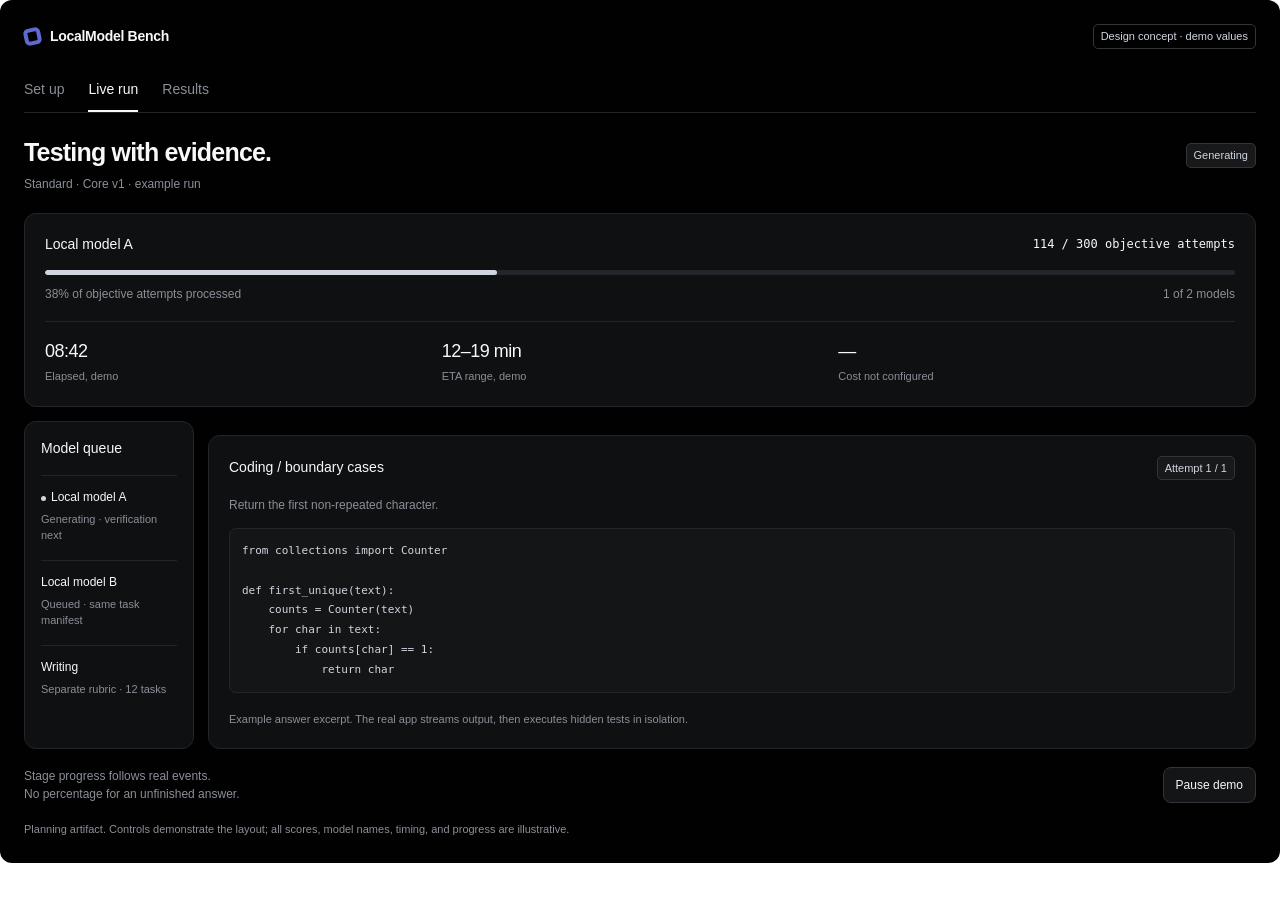
<file: docs/UI_CONCEPT.html>
<!doctype html>
<html lang="en">
<head>
<meta charset="utf-8">
<meta name="viewport" content="width=device-width,initial-scale=1">
<title>LocalModel Bench concept</title>
<style>
*{box-sizing:border-box}body{margin:0;color:#f7f8f8;font:14px/1.5 -apple-system,BlinkMacSystemFont,"Segoe UI",sans-serif;background:transparent}
button,input{font:inherit}button{cursor:pointer}button:focus-visible,input:focus-visible{outline:2px solid #828fff;outline-offset:3px}
.app{background:#010102;border-radius:12px;padding:24px;overflow:hidden}.top{display:flex;align-items:center;justify-content:space-between;gap:12px}.brand{display:flex;gap:9px;align-items:center;font-weight:600;letter-spacing:-.3px}.mark{width:17px;height:17px;border:4px solid #5e6ad2;border-radius:5px;transform:rotate(-12deg)}
.muted{color:#8a8f98}.tiny{font-size:12px}.demo{border:1px solid #34343a;border-radius:5px;padding:3px 7px;color:#d0d6e0;font-size:11px;white-space:nowrap}
nav{display:flex;border-bottom:1px solid #23252a;margin:20px 0 24px;gap:24px}nav button{border:0;background:transparent;color:#8a8f98;padding:10px 0;border-bottom:2px solid transparent}nav button[aria-selected=true]{border-color:#f7f8f8;color:#f7f8f8}
h1{font-size:25px;letter-spacing:-.8px;line-height:1.2;margin:0 0 8px;font-weight:600}h2{font-size:14px;font-weight:500;margin:0}p{margin:0}header{margin-bottom:20px}.panel{background:#0f1011;border:1px solid #23252a;border-radius:12px;padding:20px}.panel+.panel{margin-top:14px}
.row{display:flex;align-items:center;justify-content:space-between;gap:16px}.gap{margin-top:16px}.mono{font-family:ui-monospace,SFMono-Regular,Consolas,monospace;font-size:12px}.badge{background:#18191a;border:1px solid #34343a;border-radius:5px;padding:3px 7px;font-size:11px;white-space:nowrap;color:#d0d6e0}
.progress{height:5px;background:#23252a;border-radius:3px;margin:15px 0 10px;overflow:hidden}.progress span{height:100%;width:38%;display:block;background:#d0d6e0;border-radius:3px}
.stats{display:grid;grid-template-columns:repeat(3,1fr);margin-top:18px;padding-top:16px;border-top:1px solid #23252a}.stats strong{display:block;font-size:18px;letter-spacing:-.5px;font-weight:500}.stats label{color:#8a8f98;font-size:11px}
.grid{display:grid;grid-template-columns:170px minmax(0,1fr);gap:14px;margin-top:14px}.queue{padding:16px}.queueitem{margin-top:16px;border-top:1px solid #23252a;padding-top:12px}.dot{width:5px;height:5px;border-radius:50%;display:inline-block;background:#d0d6e0;margin-right:5px}.queueitem p{font-size:12px}.queueitem small{color:#8a8f98;font-size:11px;display:block;margin-top:5px}
.code{background:#141516;border:1px solid #23252a;border-radius:7px;padding:12px;line-height:1.8;margin-top:14px;white-space:pre-wrap;word-break:break-word;color:#d0d6e0;min-height:120px;font-size:11px}
.footer{display:flex;align-items:center;justify-content:space-between;gap:12px;margin-top:18px}.secondary,.primary{border:1px solid #34343a;background:#141516;color:#f7f8f8;border-radius:8px;min-height:36px;padding:7px 12px;font-size:12px}.primary{background:#5e6ad2;border-color:#5e6ad2;color:white}.primary:hover{background:#737fdf}.secondary:hover{background:#23252a}
.note{font-size:11px;color:#8a8f98;margin-top:18px;line-height:1.6}input[type=url]{width:100%;margin-top:8px;background:#141516;color:#f7f8f8;border:1px solid #34343a;border-radius:8px;padding:10px 12px;font-size:12px}label{color:#d0d6e0;font-size:12px}.option{padding:12px 0;display:flex;align-items:center;gap:10px;border-bottom:1px solid #23252a}.option:last-child{border:0}.option input{accent-color:#d0d6e0;width:16px;height:16px}.option span{flex:1}.option small{display:block;color:#8a8f98}
.seg{display:flex;gap:8px;flex-wrap:wrap;margin-top:12px}.seg button{flex:1}.seg .selected{background:#23252a;border-color:#62666d}.setupfoot{display:flex;gap:12px;align-items:center;justify-content:space-between;margin-top:20px}.line{height:1px;background:#23252a;margin:16px 0}
.legend{display:flex;gap:14px;font-size:11px;color:#d0d6e0}.legend b{display:inline-block;margin-right:5px}.legend .a{width:7px;height:7px;border-radius:50%;background:#f7f8f8}.legend .b{width:7px;height:7px;border:1px solid #8a8f98;transform:rotate(45deg)}
.chart{margin-top:20px}.chartrow{display:grid;grid-template-columns:110px minmax(0,1fr);align-items:center;gap:12px;margin:16px 0}.chartlabel{font-size:12px;color:#d0d6e0}.track{position:relative;height:27px;background:repeating-linear-gradient(to right,transparent 0,transparent calc(25% - 1px),#23252a calc(25% - 1px),#23252a 25%);border-left:1px solid #34343a;border-right:1px solid #34343a}
.interval{position:absolute;left:var(--lo);width:calc(var(--hi) - var(--lo));height:1px;background:#d0d6e0;top:7px}.interval:before,.interval:after{content:"";position:absolute;width:1px;height:5px;background:inherit;top:-2px}.interval:before{left:0}.interval:after{right:0}.point{position:absolute;left:var(--v);top:4px;width:7px;height:7px;border-radius:50%;background:#f7f8f8;transform:translateX(-50%)}
.interval.b{top:21px;background:#8a8f98}.point.b{top:18px;background:#0f1011;border:1px solid #8a8f98;border-radius:0;transform:translateX(-50%) rotate(45deg)}.axis{display:flex;justify-content:space-between;margin-left:122px;font-size:10px;color:#8a8f98}
details{margin-top:18px;font-size:12px;color:#d0d6e0}summary{cursor:pointer}table{border-collapse:collapse;width:100%;font-size:11px;margin-top:10px}th,td{text-align:left;padding:8px 4px;border-bottom:1px solid #23252a}th{color:#8a8f98;font-weight:400}.ref{text-align:left;padding:16px 0;border-bottom:1px solid #23252a}.ref:last-child{border:0}.ref strong{display:block;font-size:13px;font-weight:500}.ref small{color:#8a8f98;display:block;margin-top:4px}.hidden,[hidden]{display:none!important}
@media(max-width:540px){.app{padding:18px}.grid{grid-template-columns:1fr}.queue{display:none}.top{gap:8px}.brand{font-size:13px}.demo{font-size:10px}.panel{padding:16px}h1{font-size:23px}.chartrow{grid-template-columns:90px minmax(0,1fr);gap:8px}.axis{margin-left:98px}.chartlabel{font-size:11px}.footer{align-items:flex-start}.row.wrap{flex-wrap:wrap;gap:8px}.stats strong{font-size:16px}.setupfoot{align-items:flex-start}.setupfoot p{max-width:160px}.legend{gap:10px}.code{font-size:10px}.badge{font-size:10px}}
@media(prefers-reduced-motion:reduce){*{scroll-behavior:auto}}
</style>
</head>
<body>
<main class="app">
 <div class="top"><div class="brand"><span class="mark" aria-hidden="true"></span>LocalModel Bench</div><span class="demo">Design concept · demo values</span></div>
 <nav role="tablist" aria-label="Concept screens"><button role="tab" id="tab-setup" aria-controls="setup" aria-selected="false" tabindex="-1" data-tab="setup">Set up</button><button role="tab" id="tab-run" aria-controls="run" aria-selected="true" data-tab="run">Live run</button><button role="tab" id="tab-results" aria-controls="results" aria-selected="false" tabindex="-1" data-tab="results">Results</button></nav>
 <section id="setup" role="tabpanel" aria-labelledby="tab-setup" hidden>
  <header><h1>Your models. Same test.</h1><p class="muted tiny">Choose what to test. Keep the evidence.</p></header>
  <div class="panel"><label for="endpoint">Ollama endpoint</label><input id="endpoint" type="url" value="http://100.126.194.51:11434/v1"><p class="note">This concept does not contact the endpoint.</p><div class="line"></div><h2>Models to test</h2><label class="option"><input type="checkbox" checked><span>Local model A<small>Discovered model placeholder</small></span></label><label class="option"><input type="checkbox" checked><span>Local model B<small>Discovered model placeholder</small></span></label></div>
  <div class="panel"><div class="row"><h2>Test depth</h2><span class="muted tiny">Six objective domains + writing</span></div><div class="seg" aria-label="Test depth"><button class="secondary" data-depth="Quick">Quick</button><button class="secondary selected" data-depth="Standard" aria-pressed="true">Standard</button><button class="secondary" data-depth="Rigorous">Rigorous</button></div><p id="depth-caption" class="note">312 task generations per model, plus warmup, performance probes, and optional judging.</p><details><summary>Advanced settings</summary><p class="note">Sampling · output limits · judge selection · cost assumptions · published references</p></details></div>
  <div class="setupfoot"><p class="muted tiny">No inference runs in this concept.</p><button class="primary" id="view-demo">View demo run →</button></div>
 </section>
 <section id="run" role="tabpanel" aria-labelledby="tab-run">
  <header><div class="row"><h1>Testing with evidence.</h1><span class="badge" id="run-state">Generating</span></div><p class="muted tiny">Standard · Core v1 · example run</p></header>
  <div class="panel"><div class="row"><h2>Local model A</h2><span class="mono">114 / 300 objective attempts</span></div><div class="progress" role="progressbar" aria-label="Illustrative objective attempt progress" aria-valuenow="38" aria-valuemin="0" aria-valuemax="100"><span></span></div><div class="row tiny muted"><span>38% of objective attempts processed</span><span>1 of 2 models</span></div><div class="stats"><div><strong>08:42</strong><label>Elapsed, demo</label></div><div><strong>12–19 min</strong><label>ETA range, demo</label></div><div><strong>—</strong><label>Cost not configured</label></div></div></div>
  <div class="grid"><aside class="panel queue"><h2>Model queue</h2><div class="queueitem"><p><span class="dot"></span>Local model A</p><small>Generating · verification next</small></div><div class="queueitem"><p>Local model B</p><small>Queued · same task manifest</small></div><div class="queueitem"><p>Writing</p><small>Separate rubric · 12 tasks</small></div></aside><div class="panel"><div class="row wrap"><h2>Coding / boundary cases</h2><span class="badge">Attempt 1 / 1</span></div><p class="muted tiny gap">Return the first non-repeated character.</p><pre class="code mono">from collections import Counter

def first_unique(text):
    counts = Counter(text)
    for char in text:
        if counts[char] == 1:
            return char</pre><p class="note">Example answer excerpt. The real app streams output, then executes hidden tests in isolation.</p></div></div>
  <div class="footer"><p class="muted tiny">Stage progress follows real events.<br>No percentage for an unfinished answer.</p><button class="secondary" id="pause-demo">Pause demo</button></div>
 </section>
 <section id="results" role="tabpanel" aria-labelledby="tab-results" hidden>
  <header><h1>Keep the comparison honest.</h1><p class="muted tiny">Illustrative data only. No model has been benchmarked.</p></header>
  <div class="seg" style="margin:0 0 16px" aria-label="Result evidence"><button class="secondary selected" id="local-view" aria-pressed="true">Measured here</button><button class="secondary" id="reference-view" aria-pressed="false">Published references</button></div>
  <div id="local-results" class="panel"><div class="row wrap"><h2>Objective success by domain</h2><div class="legend"><span><b class="a"></b>Model A</span><span><b class="b"></b>Model B</span></div></div><p class="note" style="margin-top:8px">Example 95% intervals · 50 items per domain · 0–100 scale</p><div class="chart" role="img" aria-label="Illustrative category scores and uncertainty for two placeholder models. Exact demo numbers are in the expandable table."></div><div class="axis" aria-hidden="true"><span>0</span><span>25</span><span>50</span><span>75</span><span>100</span></div><details><summary>Accessible data table</summary><table><caption class="tiny muted">Illustrative scores and interval ranges</caption><thead><tr><th scope="col">Domain</th><th scope="col">Model A</th><th scope="col">Model B</th></tr></thead><tbody id="chart-table"></tbody></table></details><div class="line"></div><div class="row"><span class="tiny muted">Writing is graded separately.</span><span class="badge">No certain winner implied</span></div></div>
  <div id="reference-results" class="panel" hidden><h2>Selected lab models</h2><p class="note">Published data would appear here after an authorized Artificial Analysis sync. These are placeholders.</p><div class="ref"><strong>Lab model selection 1</strong><small>AA Intelligence Index — · Price — · Retrieved —</small></div><div class="ref"><strong>Lab model selection 2</strong><small>AA Intelligence Index — · Price — · Retrieved —</small></div><p class="note">A local suite score and the AA Intelligence Index measure different test sets. They never share an invented ranking.</p><p class="note">Source: <a href="https://artificialanalysis.ai/" target="_blank" rel="noopener noreferrer" style="color:#828fff">Artificial Analysis</a> · no live data loaded</p></div>
 </section>
 <p class="note">Planning artifact. Controls demonstrate the layout; all scores, model names, timing, and progress are illustrative.</p>
</main>
<script>
const tabs=[...document.querySelectorAll('[data-tab]')];
function showTab(name,focus=false){tabs.forEach(button=>{const selected=button.dataset.tab===name;button.setAttribute('aria-selected',String(selected));button.tabIndex=selected?0:-1;document.getElementById(button.dataset.tab).hidden=!selected;if(selected&&focus)button.focus()})}
tabs.forEach((button,index)=>{button.addEventListener('click',()=>showTab(button.dataset.tab));button.addEventListener('keydown',event=>{let next;if(event.key==='ArrowRight')next=(index+1)%tabs.length;if(event.key==='ArrowLeft')next=(index+tabs.length-1)%tabs.length;if(event.key==='Home')next=0;if(event.key==='End')next=tabs.length-1;if(next!==undefined){event.preventDefault();showTab(tabs[next].dataset.tab,true)}})});
document.getElementById('view-demo').addEventListener('click',()=>showTab('run',true));
document.getElementById('pause-demo').addEventListener('click',event=>{const paused=event.currentTarget.textContent==='Pause demo';event.currentTarget.textContent=paused?'Resume demo':'Pause demo';document.getElementById('run-state').textContent=paused?'Paused · demo':'Generating'});
const captions={Quick:'52 task generations per model. A smoke test, not a reliable ranking.',Standard:'312 task generations per model, plus warmup, performance probes, and optional judging.',Rigorous:'2,790 task generations per model, plus warmup, performance probes, and optional judging.'};
document.querySelectorAll('[data-depth]').forEach(button=>{button.setAttribute('aria-pressed',String(button.dataset.depth==='Standard'));button.addEventListener('click',()=>{document.querySelectorAll('[data-depth]').forEach(other=>{other.classList.toggle('selected',other===button);other.setAttribute('aria-pressed',String(other===button))});document.getElementById('depth-caption').textContent=captions[button.dataset.depth]})});
const rows=[['Coding',72,59,82,64,50,76],['Engineering',68,54,79,70,56,81],['Logic',80,67,89,72,58,83],['Knowledge',66,52,78,68,54,79],['Instructions',84,71,92,78,65,87],['Grounded context',76,62,86,70,56,81]];
const chart=document.querySelector('.chart'),table=document.getElementById('chart-table');
rows.forEach(([label,a,alo,ahi,b,blo,bhi])=>{const row=document.createElement('div');row.className='chartrow';row.innerHTML='<span class="chartlabel">'+label+'</span><div class="track" aria-hidden="true"><span class="interval" style="--lo:'+alo+'%;--hi:'+ahi+'%"></span><span class="point" style="--v:'+a+'%"></span><span class="interval b" style="--lo:'+blo+'%;--hi:'+bhi+'%"></span><span class="point b" style="--v:'+b+'%"></span></div>';chart.appendChild(row);const tr=document.createElement('tr');tr.innerHTML='<th scope="row">'+label+'</th><td>'+a+' ('+alo+'–'+ahi+')</td><td>'+b+' ('+blo+'–'+bhi+')</td>';table.appendChild(tr)});
function evidenceView(reference){document.getElementById('local-results').hidden=reference;document.getElementById('reference-results').hidden=!reference;document.getElementById('local-view').classList.toggle('selected',!reference);document.getElementById('reference-view').classList.toggle('selected',reference);document.getElementById('local-view').setAttribute('aria-pressed',String(!reference));document.getElementById('reference-view').setAttribute('aria-pressed',String(reference))}
document.getElementById('local-view').addEventListener('click',()=>evidenceView(false));document.getElementById('reference-view').addEventListener('click',()=>evidenceView(true));
console.assert(document.querySelectorAll('.chartrow').length===6,'All six domains are rendered');
console.assert(tabs.filter(button=>button.getAttribute('aria-selected')==='true').length===1,'One active tab');
console.log('Concept initialized: 3 screens, 6 illustrative chart rows, no inference or data fetches.');
</script>
</body>
</html>
</file>
